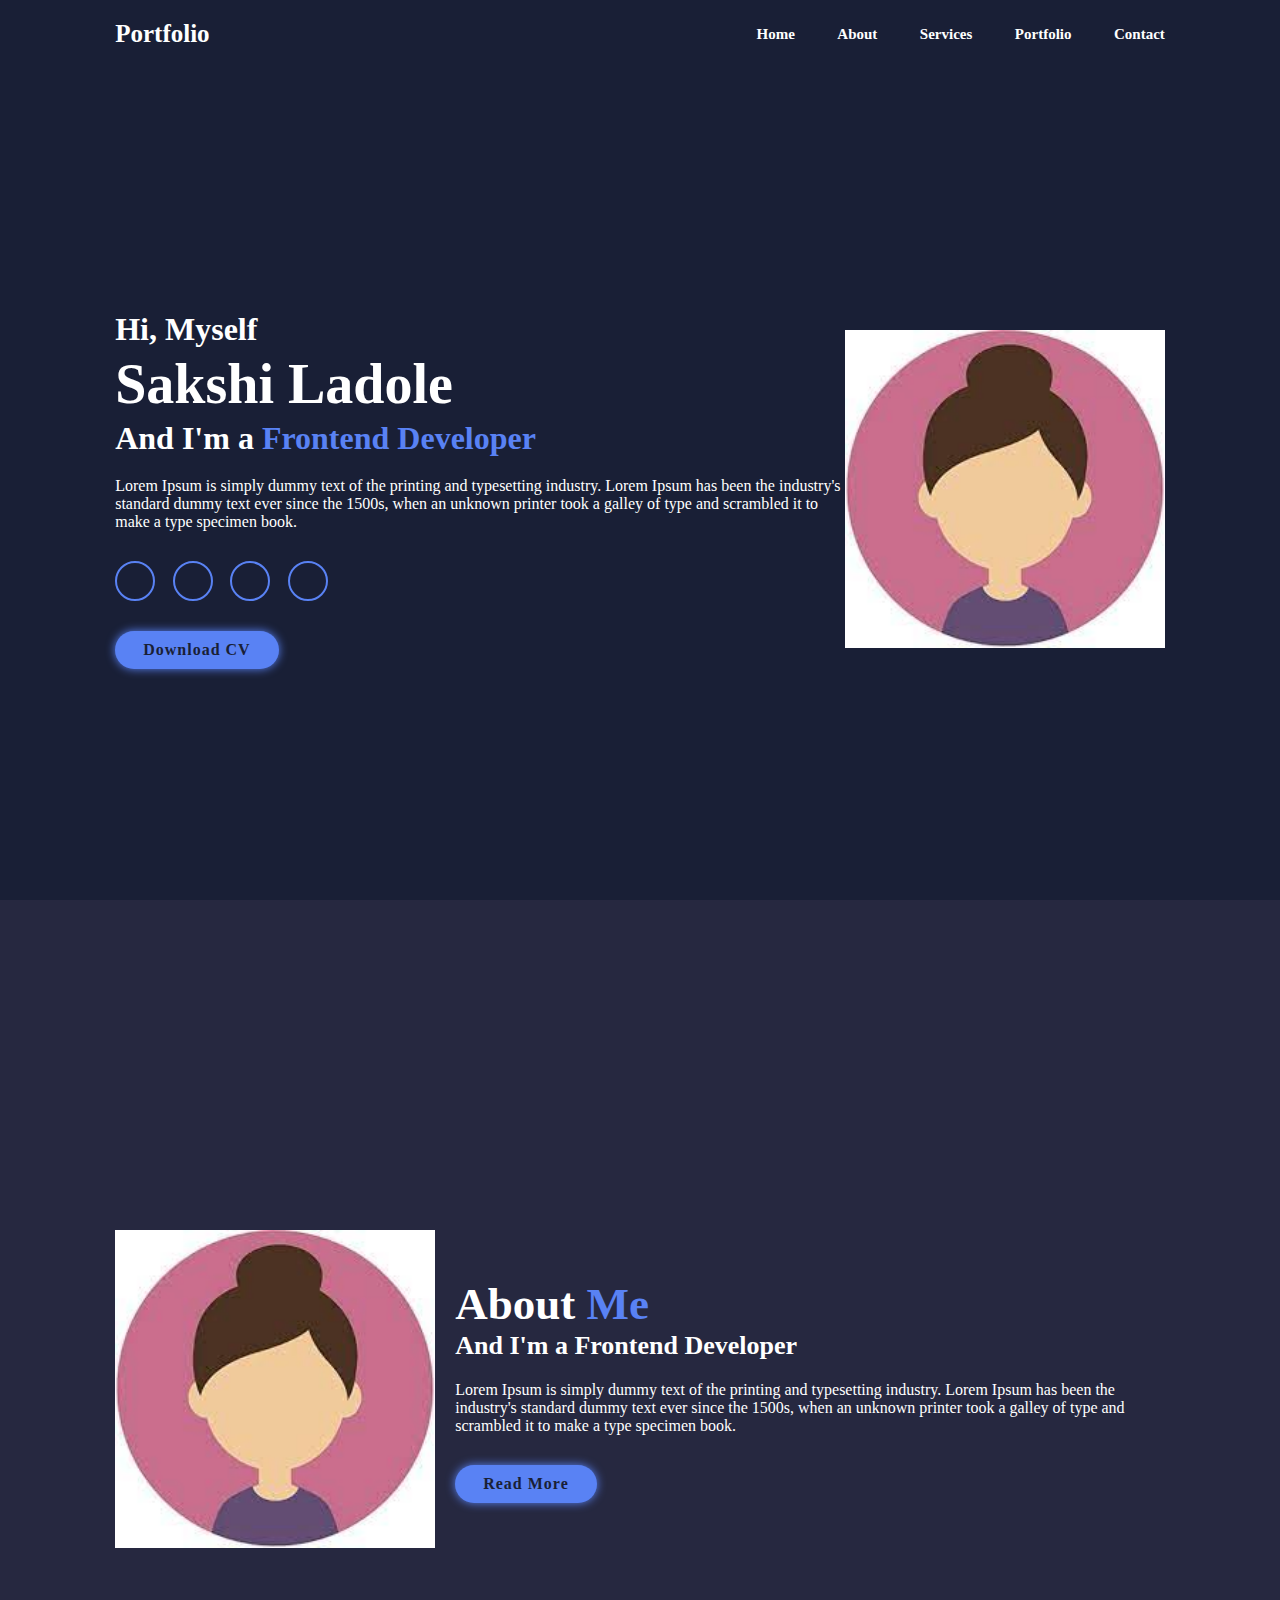
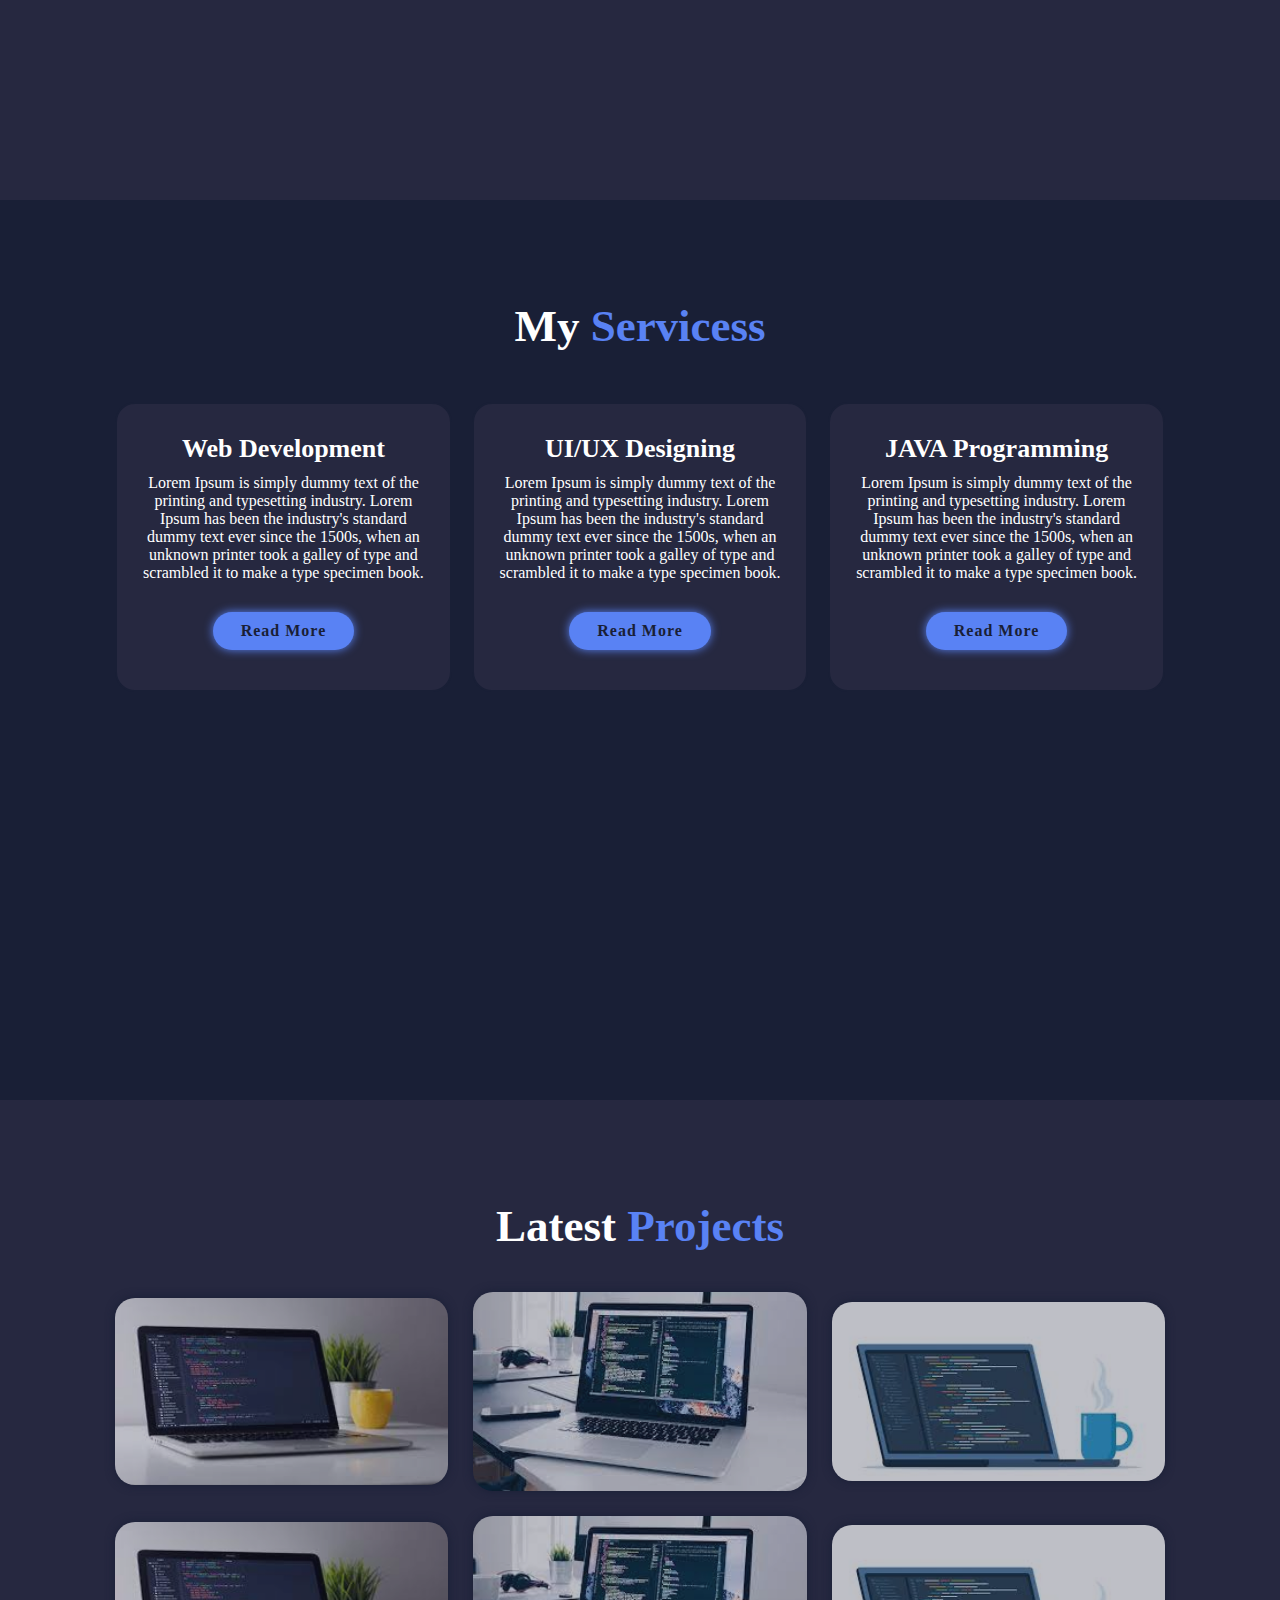
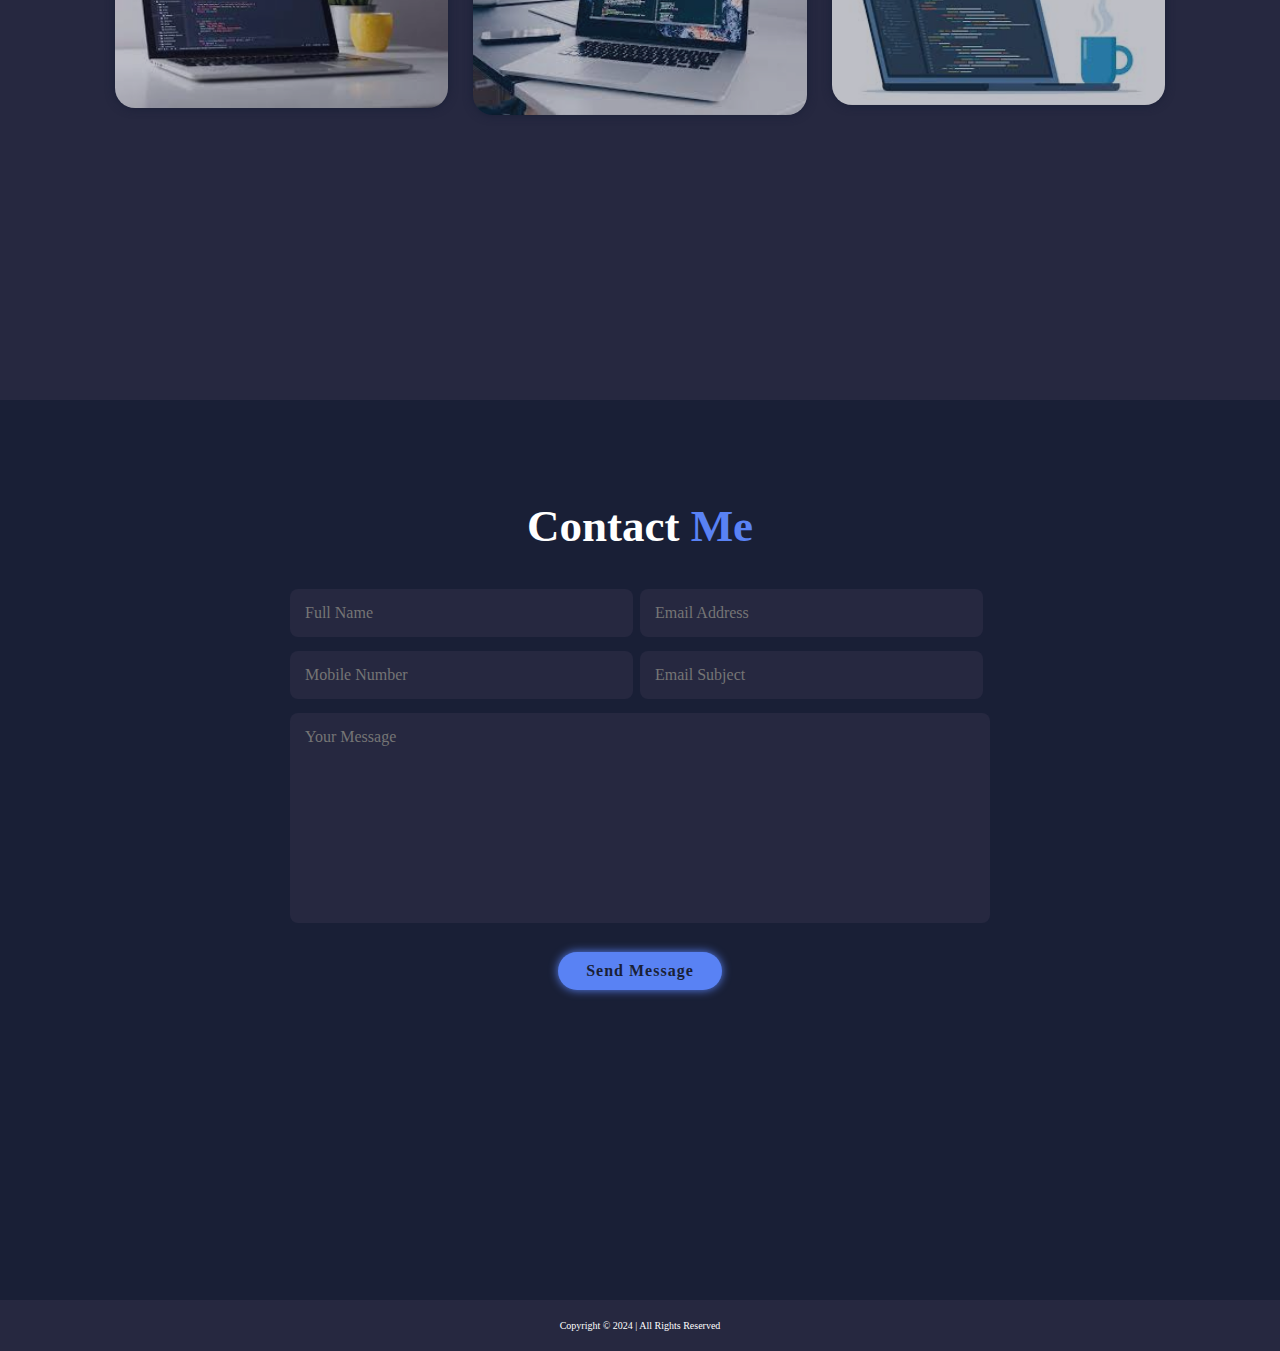
<file: Portfolio/index.html>
<!DOCTYPE html>
<html lang="en">
<head>
    <meta charset="UTF-8">
    <meta name="viewport" content="width=device-width, initial-scale=1.0">
    <title>Portfolio</title>
    <link rel="stylesheet" href="https://cdnjs.cloudflare.com/ajax/libs/font-awesome/6.5.1/css/all.min.css" integrity="sha512-DTOQO9RWCH3ppGqcWaEA1BIZOC6xxalwEsw9c2QQeAIftl+Vegovlnee1c9QX4TctnWMn13TZye+giMm8e2LwA==" crossorigin="anonymous" referrerpolicy="no-referrer" />
    <link rel="stylesheet" href="./style.css">
</head>
<body>
    <!-- Header Design -->
    <header class="header">
        <a href="#" class="logo">Portfolio</a>
        <i class="fa-solid fa-bars" id="menu-icon"></i>
        <nav class="navbar">
            <a href="#home" class="active">Home</a>
            <a href="#about">About</a>
            <a href="#services">Services</a>
            <a href="#portfolio">Portfolio</a>
            <a href="#contact">Contact</a>
        </nav>
    </header>

    <!-- Main Section -->
    <section class="home" id="home">
        <div class="home-content">
            <h3>Hi, Myself</h3>
            <h1>Sakshi Ladole</h1>
            <h3>And I'm a <span>Frontend Developer</span></h3>
            <p>Lorem Ipsum is simply dummy text of the printing and typesetting industry. Lorem Ipsum has been the industry's standard dummy text ever since the 1500s, when an unknown printer took a galley of type and scrambled it to make a type specimen book.</p>
            <div class="social-media">
                <a href="#"><i class="fa-brands fa-facebook"></i></a>
                <a href="#"><i class="fa-brands fa-twitter"></i></a>
                <a href="#"><i class="fa-brands fa-instagram"></i></a>
                <a href="#"><i class="fa-brands fa-linkedin"></i></a>
            </div>
            <a href="btn" class="btn">Download CV</a>
        </div>
        <div class="home-img">
            <img src="./PHOTO.jpeg" alt="My Photo">
        </div>
    </section>

    <!-- About Section -->
    <section class="about" id="about">
        <div class="about-img">
            <img src="./PHOTO.jpeg" alt="">
        </div>
        <div class="about-content">
            <h2 class="heading">About <span>Me</span></h2>
            <h3>And I'm a Frontend Developer</h3>
            <p>Lorem Ipsum is simply dummy text of the printing and typesetting industry. Lorem Ipsum has been the industry's standard dummy text ever since the 1500s, when an unknown printer took a galley of type and scrambled it to make a type specimen book.</p>
            <a href="#" class="btn">Read More</a>
        </div>
    </section>

    <!-- Service Section -->
    <section class="services" id="services">
        <h2 class="heading">My <span>Servicess</span></h2>
        <div class="services-container">
            <div class="services-box">
                <i class="fa-solid fa-code"></i>
                <h3>Web Development</h3>
                <p>Lorem Ipsum is simply dummy text of the printing and typesetting industry. Lorem Ipsum has been the industry's standard dummy text ever since the 1500s, when an unknown printer took a galley of type and scrambled it to make a type specimen book.</p>
                <a href="#" class="btn">Read More</a>
            </div>
            <div class="services-box">
                <i class="fa-solid fa-palette"></i>
                <h3>UI/UX Designing</h3>
                <p>Lorem Ipsum is simply dummy text of the printing and typesetting industry. Lorem Ipsum has been the industry's standard dummy text ever since the 1500s, when an unknown printer took a galley of type and scrambled it to make a type specimen book.</p>
                <a href="#" class="btn">Read More</a>
            </div>
            <div class="services-box">
                <i class="fa-brands fa-java"></i>
                <h3>JAVA Programming</h3>
                <p>Lorem Ipsum is simply dummy text of the printing and typesetting industry. Lorem Ipsum has been the industry's standard dummy text ever since the 1500s, when an unknown printer took a galley of type and scrambled it to make a type specimen book.</p>
                <a href="#" class="btn">Read More</a>
            </div>
        </div>
    </section>

    <!-- Portfolio Section  -->
    <section class="portfolio" id="portfolio">
        <h2 class="heading">Latest <span>Projects</span></h2>
        <div class="portfolio-container">
            <div class="portfolio-box">
                <img src="Laptop1.jpeg" alt="">
                <div class="portfolio-layer">
                    <h4>Web Design</h4>
                    <p>Lorem Ipsum is simply dummy text of the printing and typesetting industry.</p>
                    <i class="fa-solid fa-up-right-from-square"></i>
                </div>
            </div>
            <div class="portfolio-box">
                <img src="Laptop2.jpeg" alt="">
                <div class="portfolio-layer">
                    <h4>Web Design</h4>
                    <p>Lorem Ipsum is simply dummy text of the printing and typesetting industry.</p>
                    <i class="fa-solid fa-up-right-from-square"></i>
                </div>
            </div>
            <div class="portfolio-box">
                <img src="Laptop3.jpeg" alt="">
                <div class="portfolio-layer">
                    <h4>Web Design</h4>
                    <p>Lorem Ipsum is simply dummy text of the printing and typesetting industry.</p>
                    <i class="fa-solid fa-up-right-from-square"></i>
                </div>
            </div>
            <div class="portfolio-box">
                <img src="Laptop1.jpeg" alt="">
                <div class="portfolio-layer">
                    <h4>Web Design</h4>
                    <p>Lorem Ipsum is simply dummy text of the printing and typesetting industry.</p>
                    <i class="fa-solid fa-up-right-from-square"></i>
                </div>
            </div>
            <div class="portfolio-box">
                <img src="Laptop2.jpeg" alt="">
                <div class="portfolio-layer">
                    <h4>Web Design</h4>
                    <p>Lorem Ipsum is simply dummy text of the printing and typesetting industry.</p>
                    <i class="fa-solid fa-up-right-from-square"></i>
                </div>
            </div>
            <div class="portfolio-box">
                <img src="Laptop3.jpeg" alt="">
                <div class="portfolio-layer">
                    <h4>Web Design</h4>
                    <p>Lorem Ipsum is simply dummy text of the printing and typesetting industry.</p>
                    <i class="fa-solid fa-up-right-from-square"></i>
                </div>
            </div>
        </div>
    </section>

    <!-- Contact Me Section -->
    <section class="contact" id="contact">
        <h2 class="heading">Contact <span>Me</span></h2>
        <form action="#">
            <div class="input-box">
                <input type="text" placeholder="Full Name">
                <input type="email" placeholder="Email Address">
            </div>
            <div class="input-box">
                <input type="number" placeholder="Mobile Number">
                <input type="text" placeholder="Email Subject">
            </div>
            <textarea name="" id="" cols="30" rows="10" placeholder="Your Message"></textarea>
            <input type="submit" value="Send Message" class="btn">
        </form>
    </section>
    
    <!-- Footer Section -->
    <footer class="footer">
        <div class="footer-text">
            <p>Copyright &copy 2024 | All Rights Reserved</p>
        </div>
    </footer>
</body>
</html>
</file>
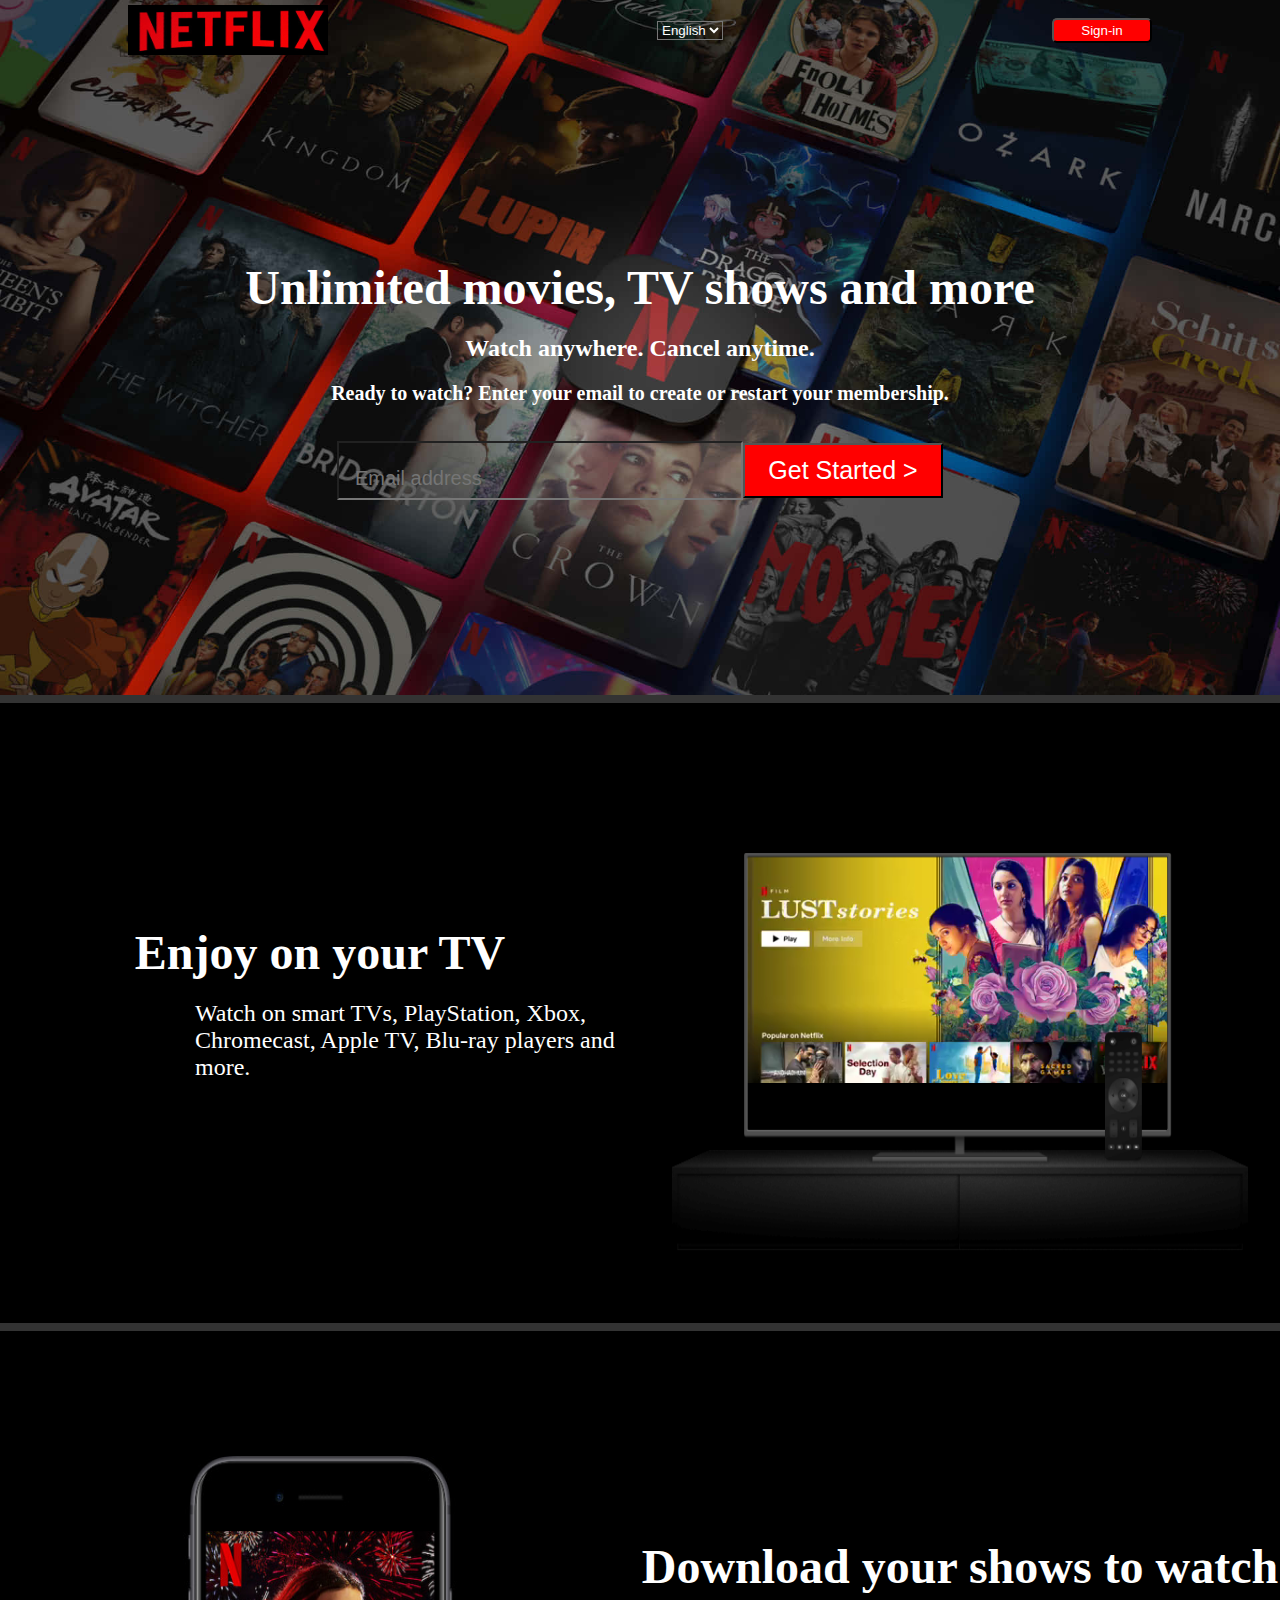
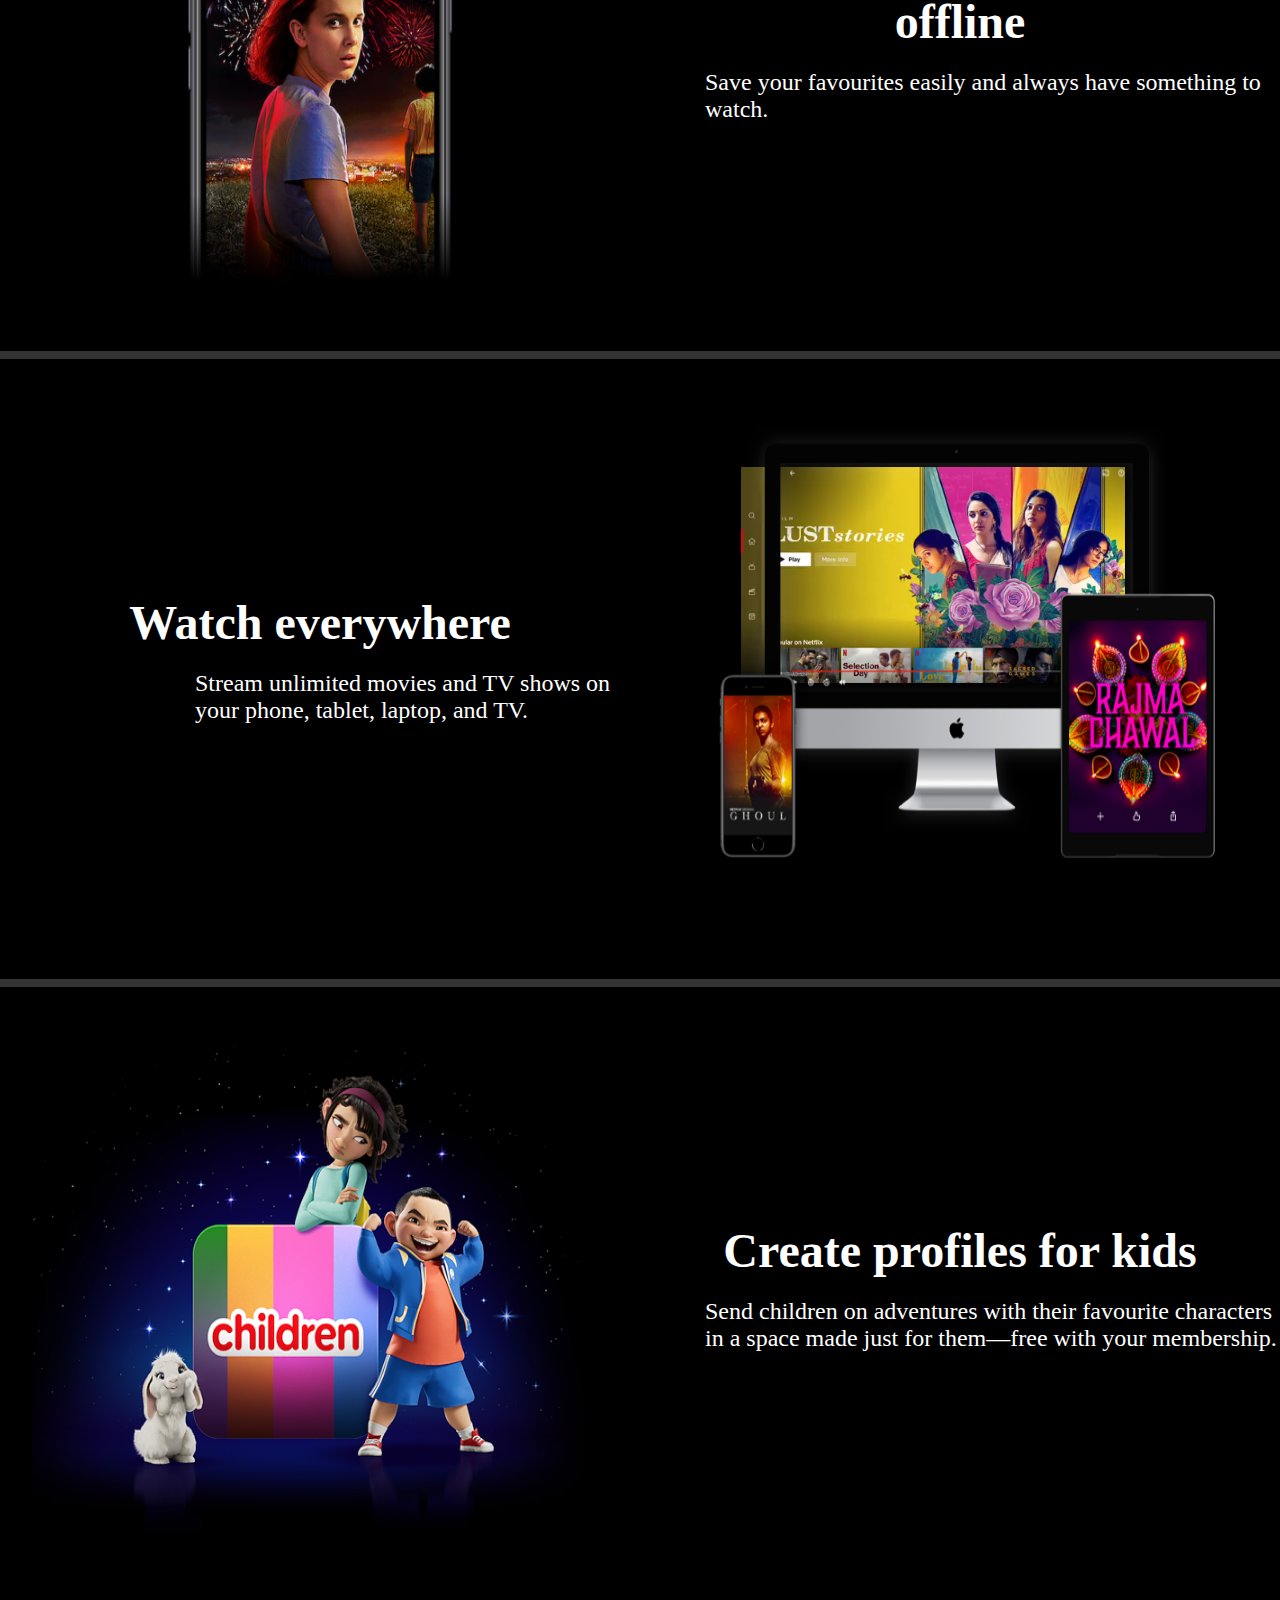
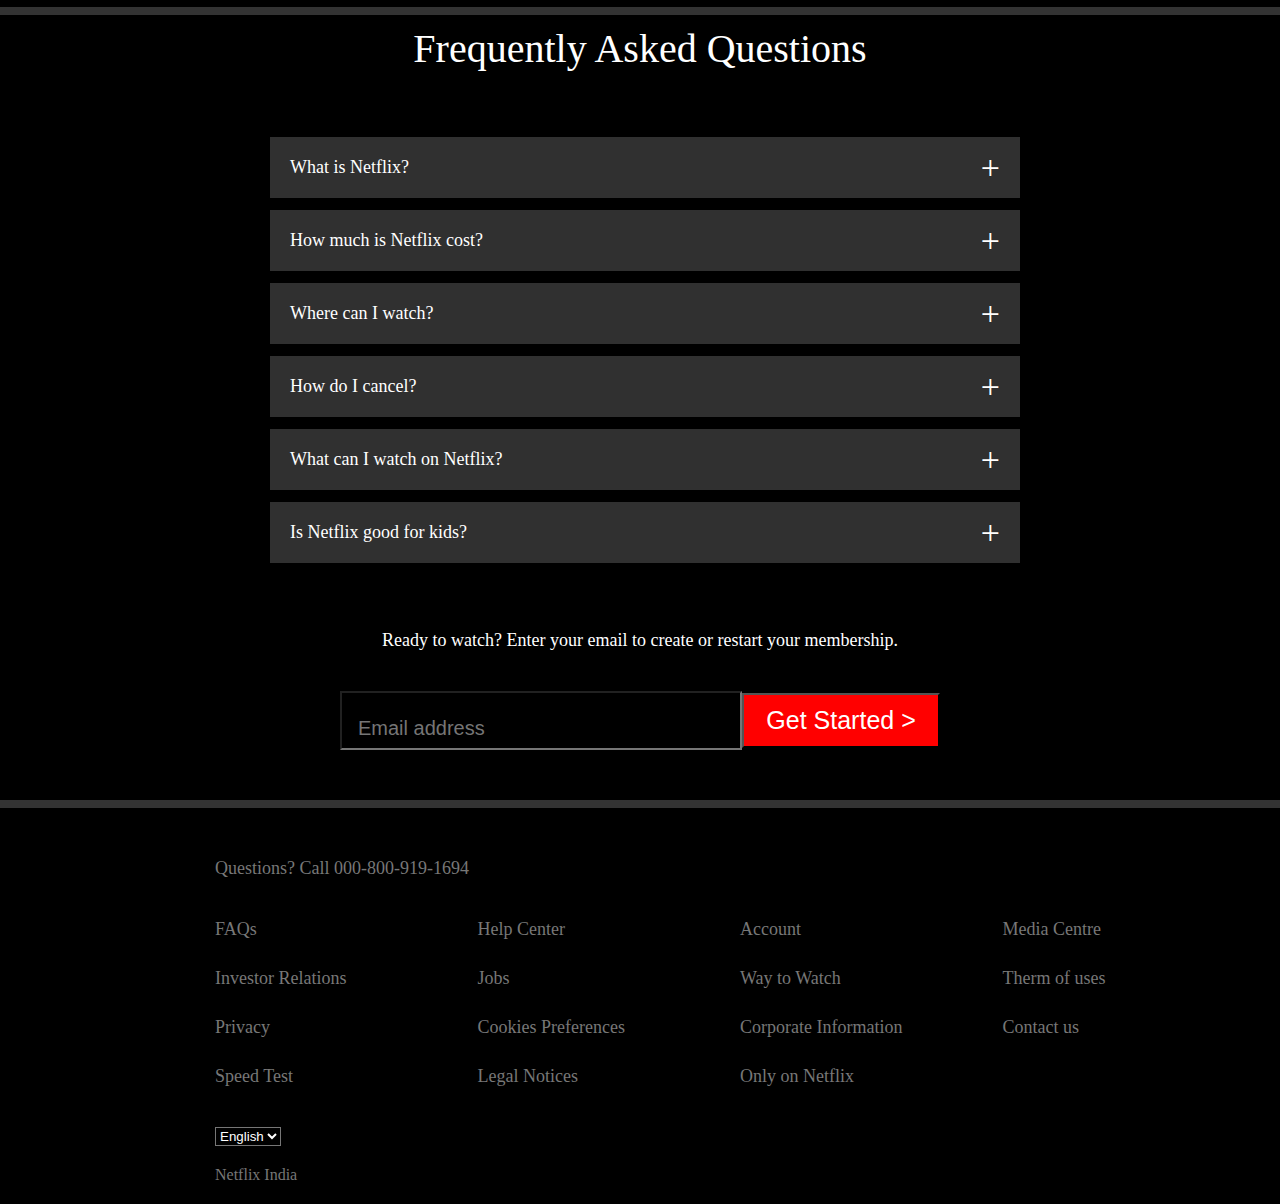
<file: Netflix Clone/main.html>
<!DOCTYPE html>
<html lang="en">
<head>
    <meta charset="UTF-8">
    <meta name="viewport" content="width=device-width, initial-scale=1.0">
    <title>Netflix Clone</title>
    <link rel="stylesheet" href="./style.css">
    <link rel="stylesheet" href="https://cdnjs.cloudflare.com/ajax/libs/font-awesome/6.5.1/css/all.min.css" integrity="sha512-DTOQO9RWCH3ppGqcWaEA1BIZOC6xxalwEsw9c2QQeAIftl+Vegovlnee1c9QX4TctnWMn13TZye+giMm8e2LwA==" crossorigin="anonymous" referrerpolicy="no-referrer" />
</head>
<body>
    <div class="main">
        <nav>
            <img src="./Netflix-logo.png" alt="">
            <div class="lang border">
                <i class="fa-solid fa-language"></i>
                <select name="lang" id="lang">
                    <option value="English">English</option>
                    <option value="Hindi">Hindi</option>
                </select>
            </div>
            <div class="buttonsign-in">
                <button>Sign-in</button>
            </div>
        </nav>
        <div class="maintext">
            <h1>Unlimited movies, TV shows and more</h1>
            <h2>Watch anywhere. Cancel anytime.</h2>
            <h3>Ready to watch? Enter your email to create or restart your membership.</h3>
        </div>
        <div class="input">
            <input type="text" name="email" id="email" placeholder="Email address">
            <button>Get Started ></button>
        </div>
    </div>

    <div class="Main-Section">
        <div class="tv1 tv">
            <div class="txt">
                <h2>Enjoy on your TV</h2>
                <div class="para1">Watch on smart TVs, PlayStation, Xbox, Chromecast, Apple TV, Blu-ray players and more.</div>
            </div>
            <div class="image video1">
                <img src="TV1.png" alt="TV1">
                <video src="./video-tv-in-0819.m4v" autoplay loop></video>
            </div>
        </div>
        <div class="tv2 tv">
            <div class="image">
                <img src="TV2.jpg" alt="TV2">
            </div>
            <div class="txt">
                <h2>Download your shows to watch offline</h2>
                <div class="para2">Save your favourites easily and always have something to watch.</div>
            </div>
        </div>
        <div class="tv3 tv">
            <div class="txt">
                <h2>Watch everywhere</h2>
                <div class="para1">Stream unlimited movies and TV shows on your phone, tablet, laptop, and TV.</div>
            </div>
            <div class="image video3">
                <img src="TV3.png" alt="TV3">
                <video src="./video-tv-in-0819.m4v" autoplay loop></video>
            </div>
        </div>        
        <div class="tv4 tv">
            <div class="image">
                <img src="TV4.png" alt="TV4">
            </div>
            <div class="txt">
                <h2>Create profiles for kids</h2>
                <div class="para2">Send children on adventures with their favourite characters in a space made just for them—free with your membership.</div>
            </div>
        </div>
    </div>

    <div class="FAQs">
        <h2>Frequently Asked Questions</h2>
        <ul class="accordian">
            <li>
                <input type="radio" name="accordian" id="first">
                <label for="first">What is Netflix?</label>
                <div class="content">
                    <p>Netflix is a streaming service that offers a wide variety of award-winning TV shows, movies, anime, documentaries and more on thousands of internet-connected devices.You can watch as much as you want, whenever you want, without a single ad all for one low monthly price. There's always something new to discover, and new TV shows and movies are added every week!</p>
                </div>
            </li>
            <li>
                <input type="radio" name="accordian" id="second">
                <label for="second">How much is Netflix cost?</label>
                <div class="content">
                    <p>Watch Netflix on your smartphone, tablet, Smart TV, laptop, or streaming device, all for one fixed monthly fee. Plans range from ₹649 to ₹149 a month. No extra costs, no contracts.</p>
                </div>
            </li>
            <li>
                <input type="radio" name="accordian" id="third">
                <label for="third">Where can I watch?</label>
                <div class="content">
                    <p>Watch anywhere, anytime. Sign in with your Netflix account to watch instantly on the web at netflix.com from your personal computer or on any internet-connected device that offers the Netflix app, including smart TVs, smartphones, tablets, streaming media players and game consoles.
                    You can also download your favourite shows with the iOS, Android, or Windows 10 app. Use downloads to watch while you're on the go and without an internet connection. Take Netflix with you anywhere.</p>
                </div>
            </li>
            <li>
                <input type="radio" name="accordian" id="fourth">
                <label for="fourth">How do I cancel?</label>
                <div class="content">
                    <p>Netflix is flexible. There are no annoying contracts and no commitments. You can easily cancel your account online in two clicks. There are no cancellation fees start or stop your account anytime.</p>
                </div>
            </li>
            <li>
                <input type="radio" name="accordian" id="fifth">
                <label for="fifth">What can I watch on Netflix?</label>
                <div class="content">
                    <p>Netflix has an extensive library of feature films, documentaries, TV shows, anime, award-winning Netflix originals, and more. Watch as much as you want, anytime you want.</p>
                </div>
            </li>
            <li>
                <input type="radio" name="accordian" id="six">
                <label for="six">Is Netflix good for kids?</label>
                <div class="content">
                    <p>The Netflix Kids experience is included in your membership to give parents control while kids enjoy family-friendly TV shows and films in their own space.
                        Kids profiles come with PIN-protected parental controls that let you restrict the maturity rating of content kids can watch and block specific titles you don’t want kids to see.
                    </p>
                </div>
            </li>
        </ul>
        <small>Ready to watch? Enter your email to create or restart your membership.</small>
        <div class="input">
            <input type="text" name="email" id="email" placeholder="Email address">
            <button>Get Started ></button>
        </div>
    </div>

    <div class="footer">
        <h2>Questions? Call 000-800-919-1694</h2>
        <div class="row">
            <div class="col">
                <a href="#">FAQs</a><br>
                <a href="#">Investor Relations</a><br>
                <a href="#">Privacy</a><br>
                <a href="#">Speed Test</a>
            </div><div class="col">
                <a href="#">Help Center</a><br>
                <a href="#">Jobs</a><br>
                <a href="#">Cookies Preferences</a><br>
                <a href="#">Legal Notices</a>
            </div>
            <div class="col">
                <a href="#">Account</a><br>
                <a href="#">Way to Watch</a><br>
                <a href="#">Corporate Information</a><br>
                <a href="#">Only on Netflix</a>
            </div>
            <div class="col">
                <a href="#">Media Centre</a><br>
                <a href="#">Therm of uses</a><br>
                <a href="#">Contact us</a>
            </div>
        </div>
        <i class="fa-solid fa-language" style="margin-left: 200px;"></i>
        <select name="lang" id="lang">
            <option value="English">English</option>
            <option value="Hindi">Hindi</option>
        </select>
        <p class="text">Netflix India</p>
    </div>
</body>
</html>
</file>
<file: Portfolio/style.css>
*{
    margin: 0px;
    padding: 0px;
    box-sizing: border-box;
    text-decoration: none;
    border: none;
    outline: none;
    scroll-behavior: smooth;
    font-family: 'Times New Roman', Times, serif;
}
:root{
    --bg-color: #191f36;
    --snd-bg-color: #262840;
    --text-color: #fff;
    --main-color: #5982f4;
}
html{
    font-size: 62.5%;
    overflow-x: hidden;
}
body{
    background-color: var(--bg-color);
    color: var(--text-color);
}
section{
    min-height: 100vh;
    padding: 10rem 9% 2rem;
}

.header{
    position: fixed;
    top: 0;
    left: 0;
    width: 100%;
    padding: 2rem 9%;
    background: var(--bg-color);
    display: flex;
    justify-content: space-between;
    align-items: center;
    z-index: 100;
}
.logo{
    font-size: 2.5rem;
    color: var(--text-color);
    font-weight: 700;
    cursor: default;
}
.navbar a{
    font-size: 1.5rem;
    color: var(--text-color);
    margin-left: 4rem;
    font-weight: 700;
}
.navbar a:hover,
.navbar a.active{
    color: var(--text-color);
}
#menu-icon{
    font-size: 3.6rem;
    color: var(--text-color);
    display: none;
}
.home{
    display: flex;
    justify-content: center;
    align-items: center;
}
.home-content h3{
    font-size: 3.2rem;
    font-weight: 700;
}
.home-content h3:nth-of-type(2){
    margin-bottom: 2rem;
}
span{
    color: var(--main-color);
}
.home-content h1{
    font-size: 5.6rem;
    font-weight: 700;
    line-height: 1.3;
}
.home-img img{
    width: 25vw;
    animation: floatImage 4s ease-in-out infinite;
}
@keyframes floatImage{
    0%{
        transform: translater(0);
    }
    50%{
        transform: translater(-2.4rem);
    }
    100%{
        transform: translater(0);
    }
}
.home-content p{
    font-size: 1.6rem;
}
.social-media a{
    display: inline-flex;
    justify-content: center;
    align-items: center;
    width: 4rem;
    height: 4rem;
    background: transparent;
    border: .2rem solid var(--main-color);
    border-radius: 50%;
    font-size: 2rem;
    color: var(--main-color);
    margin: 3rem 1.5rem 3rem 0;
    transition: .5s ease;
}
.social-media a:hover{
    background: var(--main-color);
    color: var(--snd-bg-color);
    box-shadow: 0 0 1rem var(--main-color);
}
.btn{
    display: inline-block;
    padding: 1rem 2.8rem;
    background: var(--main-color);
    border-radius: 4rem;
    box-shadow: 0 0 1rem var(--main-color);
    font-size: 1.6rem;
    color: var(--bg-color);
    letter-spacing: .1rem;
    font-weight: 600;
    transition: .5s ease;
}
.btn:hover{
    box-shadow: none;
}

/* About Section */
.about{
    display: flex;
    justify-content: center;
    align-items: center;
    gap: 2rem;
    background: var(--snd-bg-color);
}
.about-img img{
    width: 25vw;
}
.heading{
    text-align: center;
    font-size: 4.5rem;
}
.about-content h2{
    text-align: left;
    line-height: 1.2;
}
.about-content h3{
    font-size: 2.6rem;
}
.about-content p{
    font-size: 1.6rem;
    margin: 2rem 0 3rem;
}

/* Service Section */
.services h2{
    margin-bottom: 5rem;
}
.services-container{
    display: flex;
    flex-wrap: wrap;
    justify-content: center;
    align-items: center;
    gap: 2rem;
}
.services-container .services-box{
    flex: 1 1 30rem;
    background: var(--snd-bg-color);
    padding: 3rem 2rem 4rem;
    border-radius: 2rem;
    text-align: center;
    border: .2rem solid var(--bg-color);
    transition: .5s ease;
}
.services-container .services-box:hover{
    border-color: var(--main-color);
    transform: scale(1.02);
}
.services-box i{
    font-size: 7rem;
    color: var(--main-color);
}
.services-box h3{
    font-size: 2.6rem;
}
.services-box p{
    font-size: 1.6rem;
    margin: 1rem 0 3rem;
}

/* portfolio Section */
.portfolio{
    background: var(--snd-bg-color);
}
.portfolio h2{
    margin-bottom: 4rem;
}
.portfolio-container{
    display: grid;
    grid-template-columns: repeat(3,1fr);
    align-items: center;
    gap: 2.5rem;
}
.portfolio-container .portfolio-box{
    position: relative;
    border-radius: 2rem;
    box-shadow: 0 0 1rem var(--bg-color);
    overflow: hidden;
    display: flex;
}
.portfolio-box img{
    width: 100%;
    transition: .5s ease;
    opacity: 0.7;
}
.portfolio-box:hover img{
    transform: scale(1.1);
}
.portfolio-box .portfolio-layer{
    position: absolute;
    bottom: 0;
    left: 0;
    width: 100%;
    height: 100%;
    background: linear-gradient(rgba(0,0,0,0.1), var(--main-color));
    display: flex;
    justify-content: center;
    align-items: center;
    flex-direction: column;
    text-align: center;
    padding: 0.4rem;
    transform: translateY(100%);
    transition: .5s ease;
}
.portfolio-box:hover .portfolio-layer{
    transform: translateY(0);
}
.portfolio-layer h4{
    font-size: 3rem;
}
.portfolio-layer p{
    font-size: 1.6rem;
    margin: .3rem 0 1rem;
}
.portfolio-layer a{
    display: inline-flex;
    justify-content: center;
    align-items: center;
    width: 5rem;
    height: 5rem;
    background: var(--text-color);
    border-radius: 50%;
}
.portfolio-layer a i{
    font-size: 2rem;
    color: var(--snd-bg-color);
}

/* Contact Me Section */
.contact h2{
    margin-bottom: 3rem;
}
.contact form{
    max-width: 70rem;
    margin: 1rem auto;
    text-align: center;
    margin-bottom: 3rem;
}
.contact form .input-box{
    display: flex;
    justify-content: center;
    flex-wrap: wrap;
}
.contact form .input-box input,
.contact form textarea{
    width: 100%;
    padding: 1.5rem;
    font-size: 1.6rem;
    color: var(--text-color);
    background: var(--snd-bg-color);
    border-radius: .8rem;
    margin: .7rem 0;
}
.contact form .input-box input{
    width: 49%;
    margin-right: .7rem;
}
.contact form textarea{
    resize: none;
}
.contact form .btn{
    margin-top: 2rem;
    cursor: pointer;
}

/* Footer Section */
.footer{
    display: flex;
    justify-content: center;
    align-items: center;
    padding: 2rem 0%;
    background: var(--snd-bg-color);
}
.footer text{
    font-size: 1.6rem;
}
</file>
<file: Netflix Clone/style.css>
*{
    margin: 0px;
    padding: 0px;
}
.main{
    background-image: url("./Background\ image.jpg");
    background-position:center center ;
    background-repeat: no-repeat;
    background-size: cover;
    height: 695px;
    width: 100%;
    /* width: 1536px; */
    position: relative;
}
nav{
    max-width: 80vw;
    justify-content: space-between;
    align-items: center;
    margin: auto;
    display: flex;
    height: 60px;
}
img{
    height: 50px;
    width: 200px;
    position: relative;
    z-index: 10;
}
.lang i{
    font-size: xx-large;
}
.lang{
    display: flex;
    color: white;
    position: relative;
    z-index: 10;
}
#lang{
    color: white;
    background: none;
}
.buttonsign-in button{
    height: 25px;
    width: 100px;
    background-color: red;
    color: white;
    border-radius: 5px;
    position: relative;
    z-index: 10;
}
.maintext{
    display: flex;
    align-items: center;
    justify-content: center;
    flex-direction: column;
    margin-top: 200px;
}
.maintext h1,h2,h3{
    color: white;
    text-align: center;
}
.maintext h1{
    font-size: 48px;
    font-weight: 800;
}
.maintext h2{
    font-size: 24px;
    margin: 20px 0px 0px 0px;
}
.maintext h3{
    font-size: 20px;
    margin: 20px 0px 0px 0px;
}
.input{
    display: flex;
    align-items: center;
    justify-content: center;
    position: relative;
    margin-top: 16px;
    top: 20px;
}
#email{
    padding: 24px 16px 8px;
    color: white;
    background: none;
    width: 370px;
    font-size: 20px;
}
.input button{
    background-color: red;
    color: white;
    height: 55px;
    width: 200px;
    font-size: 25px;
}
/* Main Section */
.Main-Section{
    /* /* padding: 50px 12px; */
    font-size: 22px;
    background-color: black;
    color: white;
    border-top:  8px solid #333;
}
.tv{
    display: flex;
    width: 100%;
    align-items: center;
    flex-wrap: wrap;
    border-bottom: 8px solid #333;
    padding: 50px 0;
}
.txt{
    flex-basis: 50%;
    margin-bottom: 20px;
    align-items: center;
}
.txt h2{
    font-size: 48px;
    font-weight: 800;
    margin-bottom: 20px;
}
.para1{
    font-size: 24px;
    margin-left: 195px;
}
.para2{
    font-size: 24px;
    margin-left: 65px;
}
.image{
    flex-basis: 50%;
    margin-bottom: 20px;
    position: relative;
}
.image img{
    display: block;
    height: 500px;
    width: 90%;
    margin: auto;
}
.video1 video{
    position: absolute;
    top: 78px;
    width: 70%;
    right: 104px;
}
.video3 video{
    position: absolute;
    top: 58px;
    width: 60%;
    right: 155px;
}
/* FAQs */
.FAQs{
    padding: 10px 12%;
    background-color: black;
    color: white;
    text-align: center;
    font-size: 18px;
}
.FAQs h2{
    font-size: 40px;
    font-weight: 500;

}
.accordian{
    margin: 60px auto;
    width: 100%;
    max-width: 750px;
}
.accordian li{
    list-style: none;
    width: 100%;
    padding: 5px;
}
.accordian li label{
    display: flex;
    align-items: center;
    padding: 20px;
    font-size: 18px;
    font-weight: 500;
    background: #303030;
    margin-bottom: 2px;
    cursor: pointer;
    position: relative;
}
label::after{
    content: '+';
    font-size: 34px;
    position: absolute;
    right: 20px;
    transition: transform 0.5s;
}
input[type="radio"]{
    display: none;
}
.accordian .content{
    background: #303030;
    text-align: left;
    padding: 0 20px;
    max-height: 0;
    overflow: hidden;
    transition: max-height 0.5s, padding 0.5s;
}
.accordian input[type="radio"]:checked + label + .content{
    max-height: 600px;
    padding: 30px 20px;
} 
.accordian input[type="radio"]:checked + label::after{
    transition: rotate(135deg);
}
.FAQs .input{
    max-width: 600px;
    margin: 20px auto 60px;
}
.FAQs small{
    font-size: 18px;
}
/* Footer */
.footer{
    padding: 50px 15px 10px;
    border-top:  8px solid #333;
    color: #777;
    background-color: black;
}
.footer h2{
    color: #777;
    font-size: 18px;
    font-weight: 400;
    margin-bottom: 30px;
    text-align: left;
    margin-left: 200px;
}
.footer .row{
    display: flex;
    align-items: flex-start;
    padding: 10px 0;
    margin-left: 200px;
}
.footer .col{
    /* text-align: left; */
    flex-basis: 25%;
    flex-grow: 1;
    margin-bottom: 20px;
    justify-content: space-around;    
}
.col a{
    display: block;
    text-decoration: none;
    color: #777;
    font-size: 18px;
    margin-bottom: 10px; 
}
.text{
    font-size: 16px;
    margin-top: 20px;
    margin-bottom: 10px;
    margin-left: 200px;
}

/* Media Query */
@media only screen and (max-width: 600px){
    .main img{
        width: 100px;
    }
    .lang{
        padding: 5px 10px;
    }
}

@media only screen and (max-width: 600px){
    .main img{
        width: 100px;
    }
    .lang{
        padding: 5px 10px;
    }
}

@media screen and (max-width: 768px) {
    nav {
      flex-direction: column;
  }
  nav img {
      margin-bottom: 20px;
  }
}

@media screen and (max-width: 480px) {
     .main h1 {
      font-size: 24px;
  }
  .main h2 {
      font-size: 18px;
  }
  .main h3 {
      font-size: 14px;
    }
}
</file>
